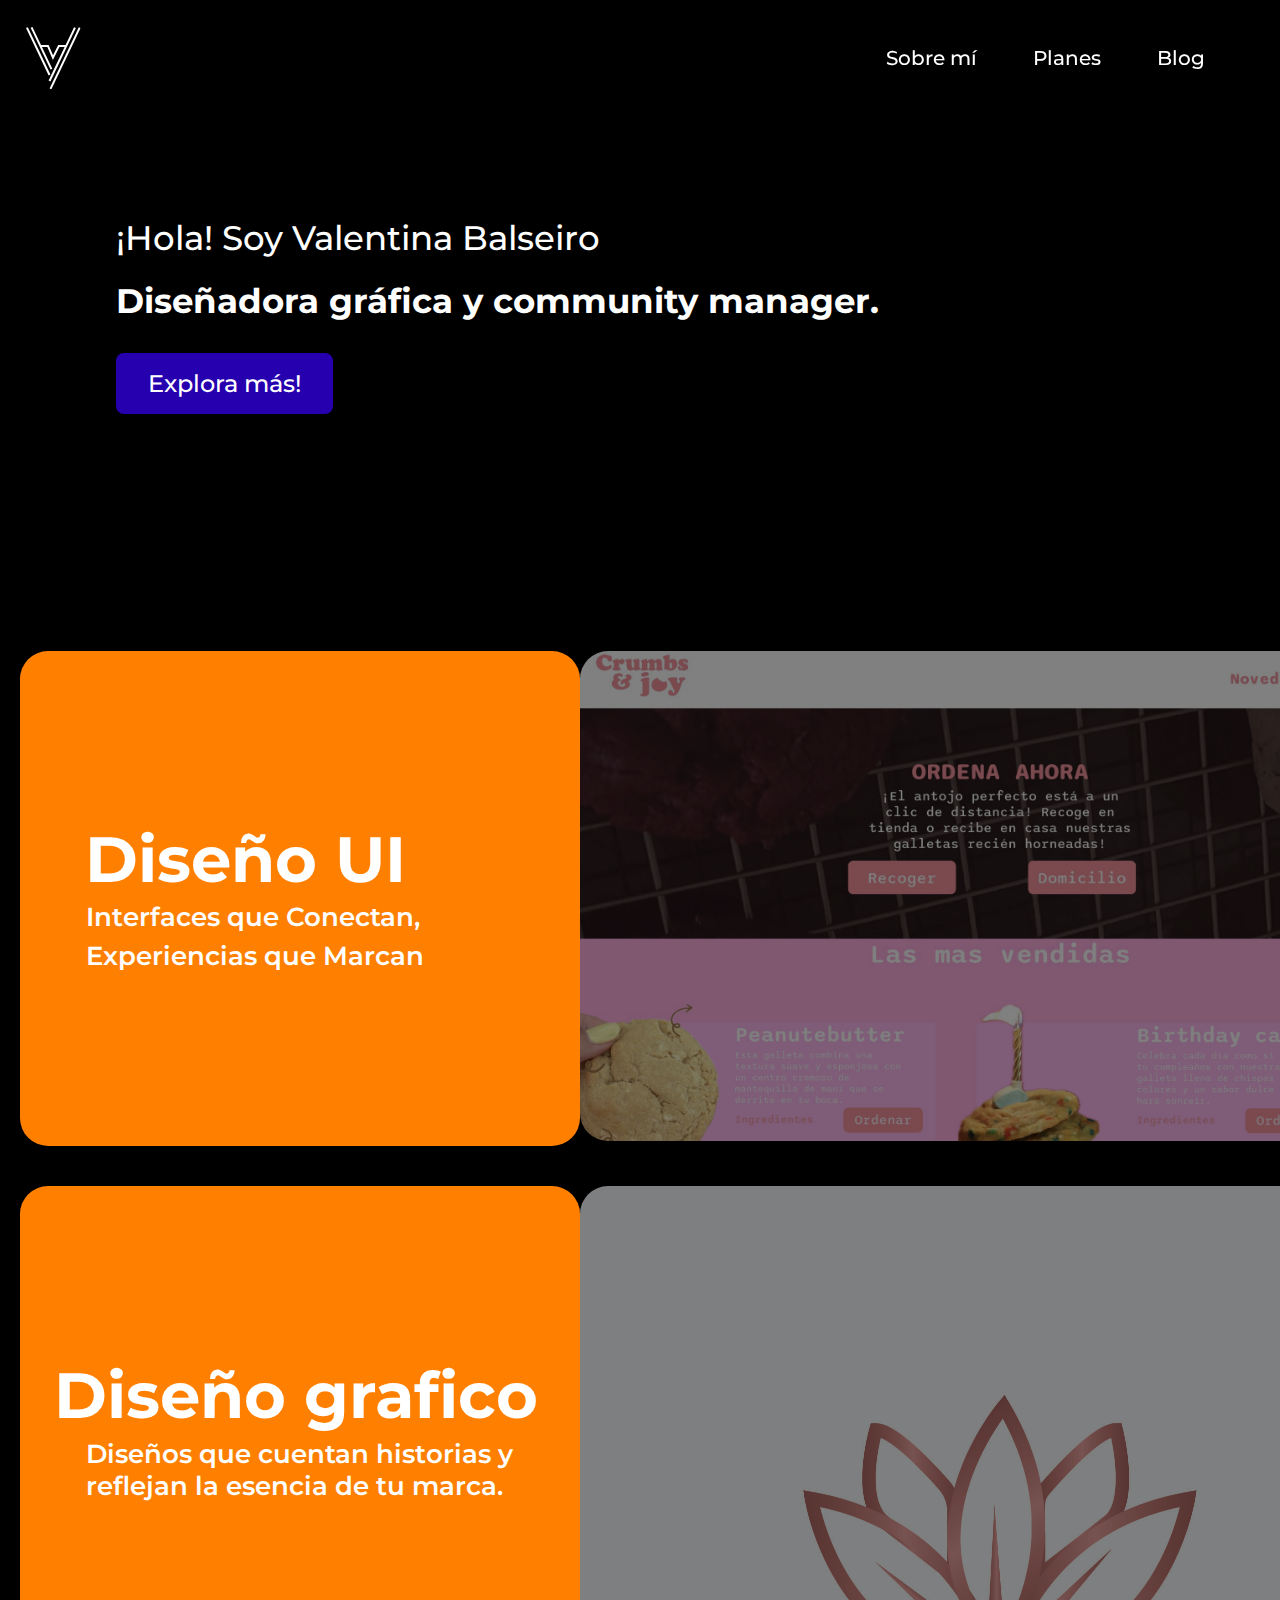
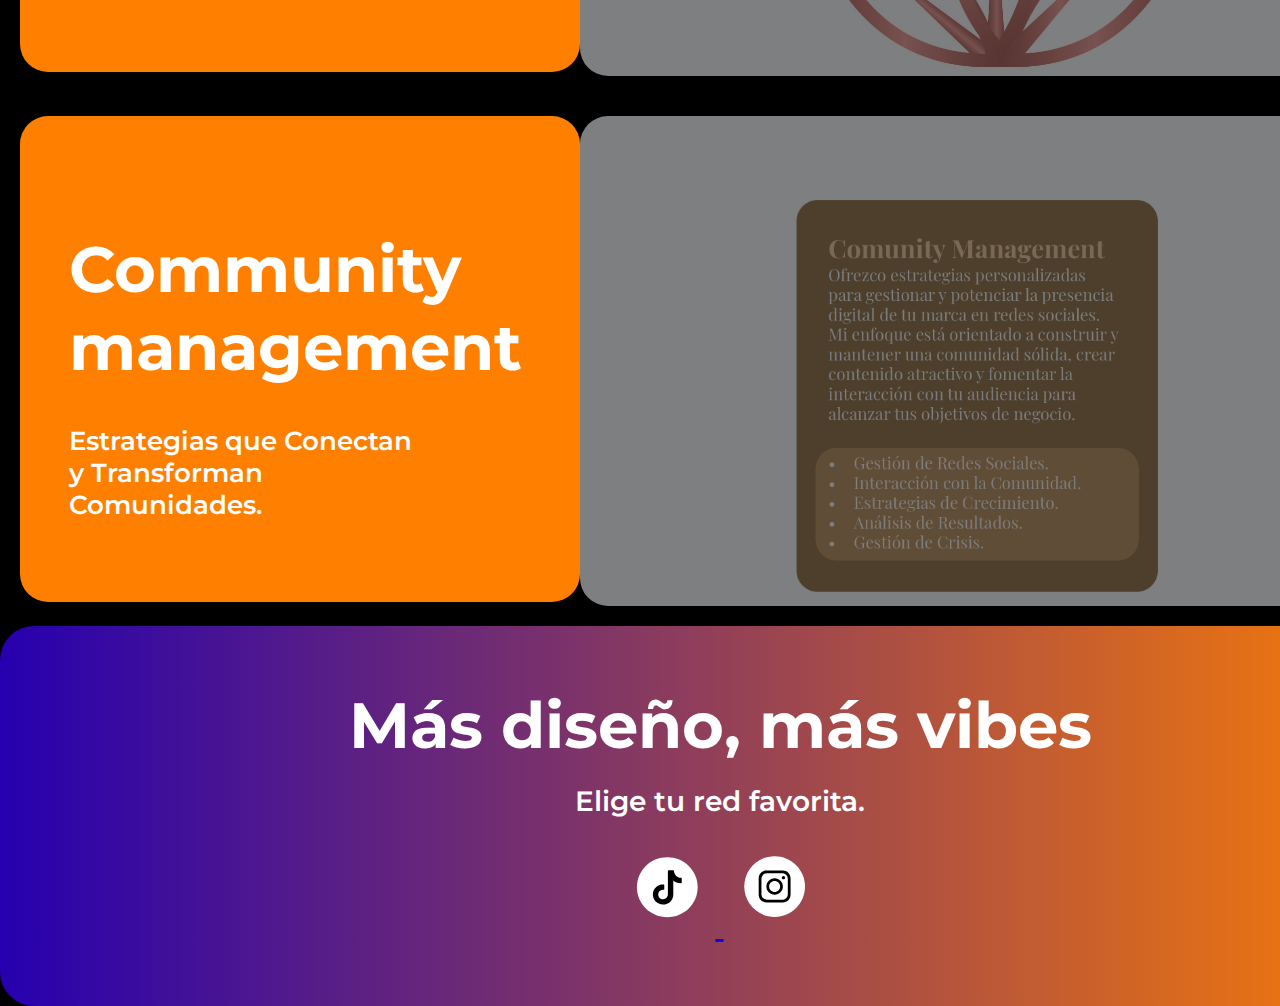
<file: index.html>
<!DOCTYPE html>
<html lang="es">
<head>
    <meta charset="UTF-8">
    <meta name="viewport" content="width=device-width, initial-scale=1.0">
    <title>My Portfolio</title>
    <link rel="stylesheet" href="css/style.css">
    <!-- Google Fonts -->
    <link rel="preconnect" href="https://fonts.googleapis.com">
    <link rel="preconnect" href="https://fonts.gstatic.com" crossorigin>
    <link href="https://fonts.googleapis.com/css2?family=Montserrat:ital,wght@0,100..900;1,100..900&display=swap" rel="stylesheet">
</head>
<body>
    <!-- Header -->
    <header class="header container">
        <div class="header__logo">
            <!-- SVG Header -->
            <a href="index.html">
                <svg xmlns="http://www.w3.org/2000/svg" width="55" height="63" viewBox="0 0 55 63" fill="none">
                    <g clip-path="url(#clip0_36_14)">
                        <path d="M5.5498 0.429932L25.4098 42.1799" stroke="white" stroke-width="2" stroke-miterlimit="10"/>
                        <path d="M0.899902 0.669922L23.5399 47.9799" stroke="white" stroke-width="2" stroke-miterlimit="10"/>
                        <path d="M48.96 0.609863L23.49 54.0399" stroke="white" stroke-width="2" stroke-miterlimit="10"/>
                        <path d="M53.72 0.619873L24.49 61.8199" stroke="white" stroke-width="2" stroke-miterlimit="10"/>
                        <path d="M14.3799 18.98H21.9599L26.9499 30.62L32.8099 18.98H40.2099" stroke="white" stroke-width="2" stroke-miterlimit="10"/>
                    </g>
                    <defs>
                        <clipPath id="clip0_36_14">
                            <rect width="54.62" height="62.26" fill="white"/>
                        </clipPath>
                    </defs>
                </svg>
            </a>
        </div>
        <!-- Nav -->
        <nav class="nav">
            <a class="nav__link" href="sobre-mi.html">Sobre mí</a>
            <a class="nav__link" href="planes.html">Planes</a>
            <a class="nav__link" href="blog.html">Blog</a>
        </nav>
    </header>
    <main class="main">
        <!-- Hero -->
        <section class="hero">
            <div class="hero__content container">
                <div class="hero__info">
                    <h2 class="hero__title">
                        ¡Hola! Soy Valentina Balseiro
                    </h2>
                    <p class="hero__paragraph">Diseñadora gráfica y community manager.</p>
                    <a class="button" href="sobre-mi.html">Explora más!</a>
                </div>
            </div>
        </section>
        <!-- Categorías -->
        <!-- ui-->
        <section class="category__content-container--ui">
            <div class="category__content-left--ui">
                <h5 class="title__ui">Diseño UI</h5>
                <h6 class="subtitle__ui">Interfaces que Conectan, Experiencias que Marcan</h6>
            </div>
            <figure class="gallery__content--ui">
                
                <div class="overlay">
                    <figure class="hero__figure">
                        <img class="hero__img" src="assets/c&j_homep.jpg" alt="Diseño UI ejemplo">
                    </figure>
                </div>
            </figure>
        </section>

        <!--grafico-->
        <section class="category__content-container--dg">
            <div class="category__content-left--ui">
                <h5 class="title__dg">Diseño grafico</h5>
                <h6 class="subtitle__dg">Diseños que cuentan historias y reflejan la esencia de tu marca.</h6>
            </div>
            <figure class="gallery__content--ui">
                
                <div class="overlay">
                    <figure class="hero__figure">
                        <img class="hero__img" src="assets/mba.jpg" alt="Diseño grafico ejemplo">
                    </figure>
                </div>
            </figure>
        </section>
        

        <!--community-->
        <section class="category__content-container--cm">
            <div class="category__content-left--cm">
                <h5 class="title__cm">Community management</h5>
                <h6 class="subtitle__cm">Estrategias que Conectan y Transforman Comunidades.</h6>
            </div>
            <figure class="gallery__content--ui">
                
                <div class="overlay">
                    <figure class="hero__figure">
                        <img class="hero__img" src="assets/cm-services.jpg" alt="cm ejemplo">
                    </figure>
                </div>
            </figure>
        </section>
    </main>
<!-- Footer -->
<footer class="footer">
    <div class="footer__content">  
        <h1 class="footer__title">
            Más diseño, más vibes 
        </h1>
        <h3 class="footer__subtitle">Elige tu red favorita.</h3>
        <div class="footer__social">
            <!--TikTok -->
            <a href="https://www.tiktok.com/@valegraphics" class="footer__social-tiktok" target="_blank">
                <svg class="footer__icons" xmlns="http://www.w3.org/2000/svg" width="75" height="75" viewBox="0 0 75 75" fill="none">
                    <path d="M61.2459 37.7658C61.2459 50.1864 51.0459 60.2504 38.4574 60.2504C25.8689 60.2504 15.6689 50.1864 15.6689 37.7658C15.6689 25.3452 25.8689 15.2812 38.4574 15.2812C51.0459 15.2812 61.2459 25.3452 61.2459 37.7658Z" fill="white"/>
                    <path d="M42.9746 43.5606V32.4208C42.9746 32.4208 44.2496 34.5155 48.8477 34.6408C49.0958 34.6465 49.2977 34.4472 49.2977 34.2081V31.0603C49.2977 30.8269 49.1073 30.6391 48.8708 30.6277C45.2996 30.4285 43.6035 27.7246 43.4419 25.2485C43.4246 25.0208 43.2227 24.8443 42.9919 24.8443H39.3515C39.1092 24.8443 38.9131 25.0378 38.9131 25.2769V42.9857C38.9131 44.9097 37.4246 46.5832 35.4746 46.6743C33.2477 46.7768 31.4362 44.8926 31.7131 42.6669C31.9092 41.0901 33.19 39.8037 34.7823 39.5874C35.0996 39.5418 35.4054 39.5418 35.7054 39.576C35.9708 39.6045 36.2015 39.4109 36.2015 39.1491V35.9898C36.2015 35.7678 36.0285 35.5743 35.8035 35.5572C35.3477 35.5288 34.8804 35.5401 34.4015 35.5914C30.8881 35.9841 28.0554 38.7848 27.6689 42.2514C27.1554 46.8223 30.7669 50.6931 35.2958 50.6931C39.5362 50.6931 42.9746 47.3005 42.9746 43.1166" fill="black"/>
                </svg>
            </a> 

            <!-- Instagram -->
            <a href="https://www.instagram.com/valentina_graphic/?igsh=MThuejczOW9uNWtxYw%3D%3D" 
            class="footer__social-instagram" target="_blank">
                <svg xmlns="http://www.w3.org/2000/svg" width="101" height="101" viewBox="0 0 101 101" fill="none">
                    <path d="M81.0075 50.5132C81.0075 67.2978 67.4075 80.8978 50.6229 80.8978C33.8383 80.8978 20.2383 67.2978 20.2383 50.5132C20.2383 33.7286 33.8383 20.1286 50.6229 20.1286C67.4075 20.1286 81.0075 33.7286 81.0075 50.5132Z" fill="white"/>
                    <path d="M58.8693 34.5748H42.3847C38.1385 34.5748 34.6924 38.0209 34.6924 42.2671V58.7517C34.6924 62.9978 38.1385 66.444 42.3847 66.444H58.8693C63.1155 66.444 66.5616 62.9978 66.5616 58.7517V42.2671C66.5616 38.0209 63.1155 34.5748 58.8693 34.5748ZM63.8155 58.2055C63.8155 61.2363 61.3539 63.6978 58.3231 63.6978H42.9385C39.9078 63.6978 37.4462 61.2363 37.4462 58.2055V42.8209C37.4462 39.7902 39.9078 37.3286 42.9385 37.3286H58.3231C61.3539 37.3286 63.8155 39.7902 63.8155 42.8209V58.2055Z" fill="black"/>
                    <path d="M50.6387 42.2671C46.0849 42.2671 42.3926 45.9594 42.3926 50.5132C42.3926 55.0671 46.0849 58.7594 50.6387 58.7594C55.1926 58.7594 58.8849 55.0671 58.8849 50.5132C58.8849 45.9594 55.1926 42.2671 50.6387 42.2671ZM50.6387 56.0056C47.608 56.0056 45.1464 53.5363 45.1464 50.5132C45.1464 47.4902 47.6157 45.0209 50.6387 45.0209C53.6618 45.0209 56.131 47.4902 56.131 50.5132C56.131 53.5363 53.6618 56.0056 50.6387 56.0056Z" fill="black"/>
                    <path d="M59.4313 43.3671C60.3405 43.3671 61.0775 42.6301 61.0775 41.7209C61.0775 40.8118 60.3405 40.0748 59.4313 40.0748C58.5222 40.0748 57.7852 40.8118 57.7852 41.7209C57.7852 42.6301 58.5222 43.3671 59.4313 43.3671Z" fill="black"/>
                </svg>
            </a> 
        </div> 
    </div>
</footer>
</body>
</html>
</file>
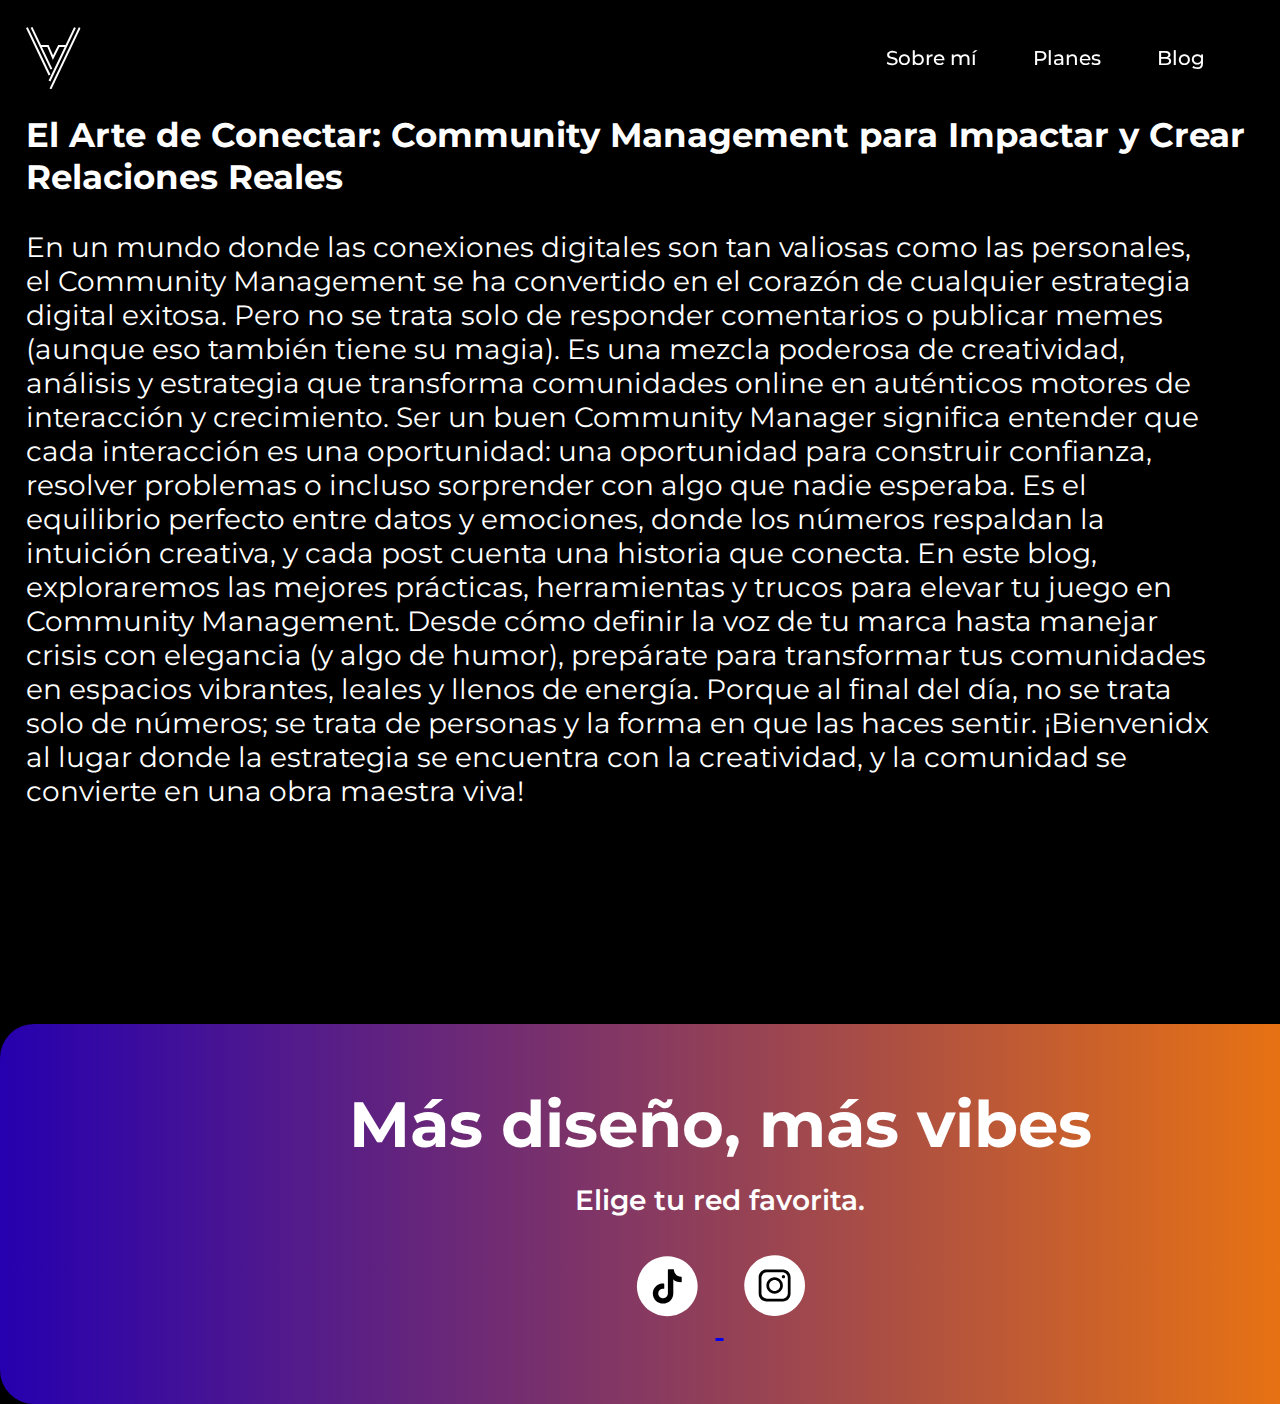
<file: blog.html>
<!DOCTYPE html>
<html lang="es">
<head>
    <meta charset="UTF-8">
    <meta name="viewport" content="width=device-width, initial-scale=1.0">
    <title>My portfolio</title>
    <link rel="stylesheet" href="css/style.css">
    <!-- google fonts -->
    <link rel="preconnect" href="https://fonts.googleapis.com">
    <link rel="preconnect" href="https://fonts.gstatic.com" crossorigin>
    <link href="https://fonts.googleapis.com/css2?family=Montserrat:ital,wght@0,100..900;1,100..900&display=swap" rel="stylesheet">
</head>
<body>
    <!-- Header -->
    <header class="header container">
        <div class="header__logo">
            <!-- SVG Header -->
            <a href="index.html">
                <svg xmlns="http://www.w3.org/2000/svg" width="55" height="63" viewBox="0 0 55 63" fill="none">
                    <g clip-path="url(#clip0_36_14)">
                        <path d="M5.5498 0.429932L25.4098 42.1799" stroke="white" stroke-width="2" stroke-miterlimit="10"/>
                        <path d="M0.899902 0.669922L23.5399 47.9799" stroke="white" stroke-width="2" stroke-miterlimit="10"/>
                        <path d="M48.96 0.609863L23.49 54.0399" stroke="white" stroke-width="2" stroke-miterlimit="10"/>
                        <path d="M53.72 0.619873L24.49 61.8199" stroke="white" stroke-width="2" stroke-miterlimit="10"/>
                        <path d="M14.3799 18.98H21.9599L26.9499 30.62L32.8099 18.98H40.2099" stroke="white" stroke-width="2" stroke-miterlimit="10"/>
                    </g>
                    <defs>
                        <clipPath id="clip0_36_14">
                            <rect width="54.62" height="62.26" fill="white"/>
                        </clipPath>
                    </defs>
                </svg>
            </a>
        </div>
        <!-- Nav -->
        <nav class="nav">
            <a class="nav__link" href="sobre-mi.html">Sobre mí</a>
            <a class="nav__link" href="planes.html">Planes</a>
            <a class="nav__link" href="blog.html">Blog</a>
        </nav>
    </header>
    <main class="main">
        <!-- hero -->
        <section class="hero__content-blog">
            <h2 class="hero__blog-title">
                El Arte de Conectar: Community Management para Impactar y Crear Relaciones Reales
            </h2>
            <p class="hero__blog-subtitle">
                En un mundo donde las conexiones digitales son tan valiosas como las personales, el Community Management se ha convertido en el corazón de cualquier estrategia digital exitosa. Pero no se trata solo de responder comentarios o publicar memes (aunque eso también tiene su magia). Es una mezcla poderosa de creatividad, análisis y estrategia que transforma comunidades online en auténticos motores de interacción y crecimiento.
                Ser un buen Community Manager significa entender que cada interacción es una oportunidad: una oportunidad para construir confianza, resolver problemas o incluso sorprender con algo que nadie esperaba. Es el equilibrio perfecto entre datos y emociones, donde los números respaldan la intuición creativa, y cada post cuenta una historia que conecta.
                En este blog, exploraremos las mejores prácticas, herramientas y trucos para elevar tu juego en Community Management. Desde cómo definir la voz de tu marca hasta manejar crisis con elegancia (y algo de humor), prepárate para transformar tus comunidades en espacios vibrantes, leales y llenos de energía. Porque al final del día, no se trata solo de números; se trata de personas y la forma en que las haces sentir.
                ¡Bienvenidx al lugar donde la estrategia se encuentra con la creatividad, y la comunidad se convierte en una obra maestra viva!
            </p>
        </section> 

    </main> 

    <!-- Footer -->
<footer class="footer">
    <div class="footer__content">  
        <h1 class="footer__title">
            Más diseño, más vibes 
        </h1>
        <h3 class="footer__subtitle">Elige tu red favorita.</h3>
        <div class="footer__social">
            <!--TikTok -->
            <a href="https://www.tiktok.com/@valegraphics" class="footer__social-tiktok" target="_blank">
                <svg class="footer__icons" xmlns="http://www.w3.org/2000/svg" width="75" height="75" viewBox="0 0 75 75" fill="none">
                    <path d="M61.2459 37.7658C61.2459 50.1864 51.0459 60.2504 38.4574 60.2504C25.8689 60.2504 15.6689 50.1864 15.6689 37.7658C15.6689 25.3452 25.8689 15.2812 38.4574 15.2812C51.0459 15.2812 61.2459 25.3452 61.2459 37.7658Z" fill="white"/>
                    <path d="M42.9746 43.5606V32.4208C42.9746 32.4208 44.2496 34.5155 48.8477 34.6408C49.0958 34.6465 49.2977 34.4472 49.2977 34.2081V31.0603C49.2977 30.8269 49.1073 30.6391 48.8708 30.6277C45.2996 30.4285 43.6035 27.7246 43.4419 25.2485C43.4246 25.0208 43.2227 24.8443 42.9919 24.8443H39.3515C39.1092 24.8443 38.9131 25.0378 38.9131 25.2769V42.9857C38.9131 44.9097 37.4246 46.5832 35.4746 46.6743C33.2477 46.7768 31.4362 44.8926 31.7131 42.6669C31.9092 41.0901 33.19 39.8037 34.7823 39.5874C35.0996 39.5418 35.4054 39.5418 35.7054 39.576C35.9708 39.6045 36.2015 39.4109 36.2015 39.1491V35.9898C36.2015 35.7678 36.0285 35.5743 35.8035 35.5572C35.3477 35.5288 34.8804 35.5401 34.4015 35.5914C30.8881 35.9841 28.0554 38.7848 27.6689 42.2514C27.1554 46.8223 30.7669 50.6931 35.2958 50.6931C39.5362 50.6931 42.9746 47.3005 42.9746 43.1166" fill="black"/>
                </svg>
            </a> 

            <!-- Instagram -->
            <a href="https://www.instagram.com/valentina_graphic/?igsh=MThuejczOW9uNWtxYw%3D%3D" 
            class="footer__social-instagram" target="_blank">
                <svg xmlns="http://www.w3.org/2000/svg" width="101" height="101" viewBox="0 0 101 101" fill="none">
                    <path d="M81.0075 50.5132C81.0075 67.2978 67.4075 80.8978 50.6229 80.8978C33.8383 80.8978 20.2383 67.2978 20.2383 50.5132C20.2383 33.7286 33.8383 20.1286 50.6229 20.1286C67.4075 20.1286 81.0075 33.7286 81.0075 50.5132Z" fill="white"/>
                    <path d="M58.8693 34.5748H42.3847C38.1385 34.5748 34.6924 38.0209 34.6924 42.2671V58.7517C34.6924 62.9978 38.1385 66.444 42.3847 66.444H58.8693C63.1155 66.444 66.5616 62.9978 66.5616 58.7517V42.2671C66.5616 38.0209 63.1155 34.5748 58.8693 34.5748ZM63.8155 58.2055C63.8155 61.2363 61.3539 63.6978 58.3231 63.6978H42.9385C39.9078 63.6978 37.4462 61.2363 37.4462 58.2055V42.8209C37.4462 39.7902 39.9078 37.3286 42.9385 37.3286H58.3231C61.3539 37.3286 63.8155 39.7902 63.8155 42.8209V58.2055Z" fill="black"/>
                    <path d="M50.6387 42.2671C46.0849 42.2671 42.3926 45.9594 42.3926 50.5132C42.3926 55.0671 46.0849 58.7594 50.6387 58.7594C55.1926 58.7594 58.8849 55.0671 58.8849 50.5132C58.8849 45.9594 55.1926 42.2671 50.6387 42.2671ZM50.6387 56.0056C47.608 56.0056 45.1464 53.5363 45.1464 50.5132C45.1464 47.4902 47.6157 45.0209 50.6387 45.0209C53.6618 45.0209 56.131 47.4902 56.131 50.5132C56.131 53.5363 53.6618 56.0056 50.6387 56.0056Z" fill="black"/>
                    <path d="M59.4313 43.3671C60.3405 43.3671 61.0775 42.6301 61.0775 41.7209C61.0775 40.8118 60.3405 40.0748 59.4313 40.0748C58.5222 40.0748 57.7852 40.8118 57.7852 41.7209C57.7852 42.6301 58.5222 43.3671 59.4313 43.3671Z" fill="black"/>
                </svg>
            </a> 
        </div> 
    </div>
</footer>

</body>
</html>
</file>
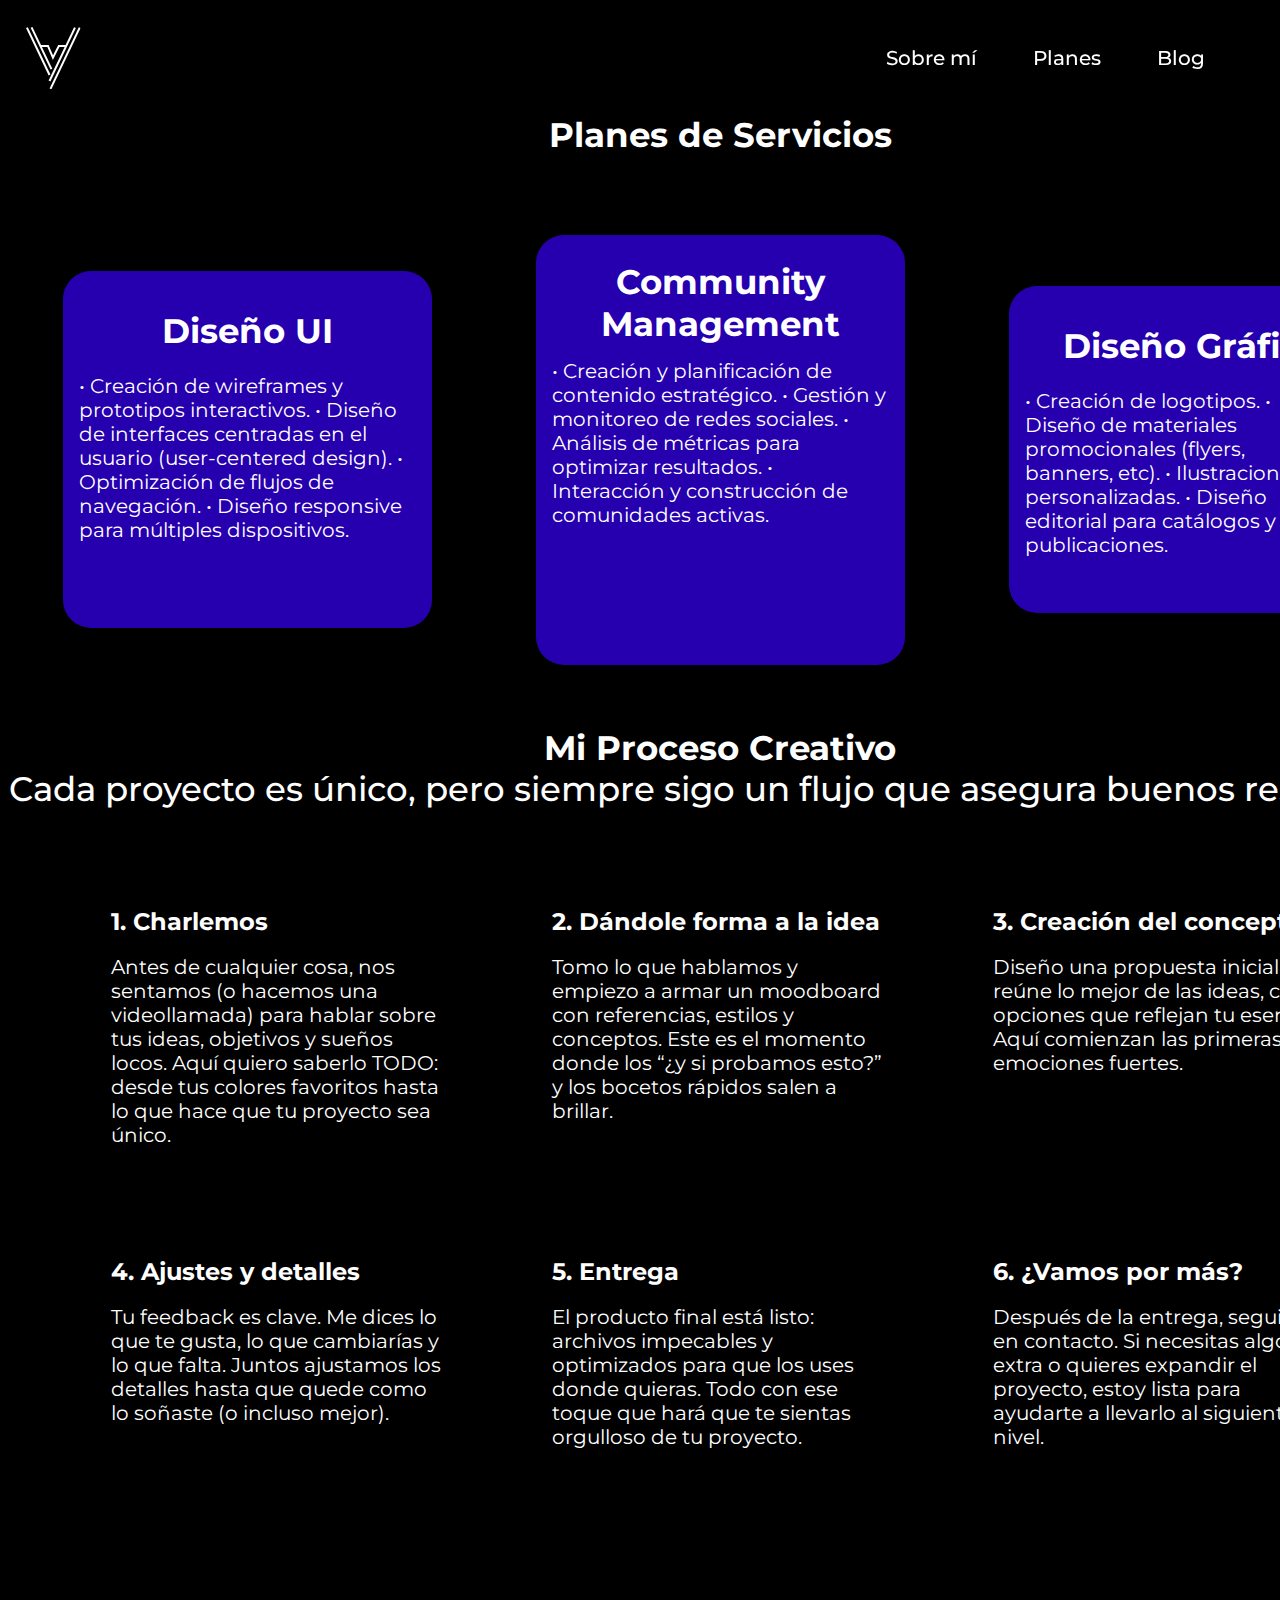
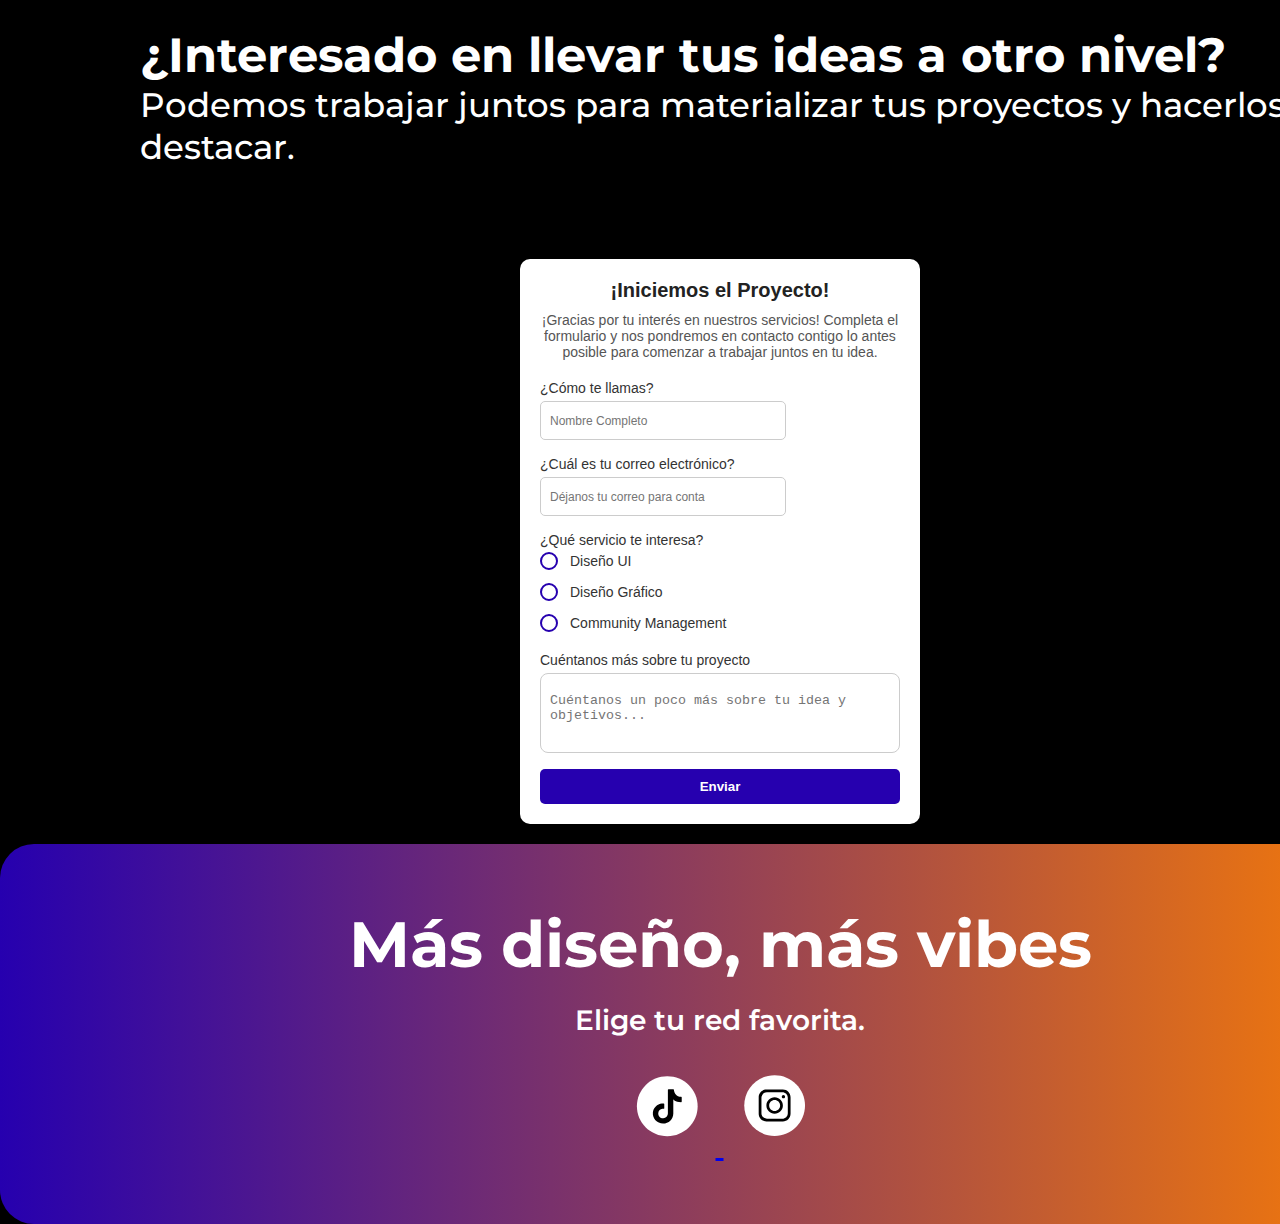
<file: planes.html>
<!DOCTYPE html>
<html lang="es">
<head>
    <meta charset="UTF-8">
    <meta name="viewport" content="width=device-width, initial-scale=1.0">
    <title>My portfolio</title>
    <link rel="stylesheet" href="css/style.css">
    <!--google fonts-->
    <link rel="preconnect" href="https://fonts.googleapis.com">
    <link rel="preconnect" href="https://fonts.gstatic.com" crossorigin>
    <link href="https://fonts.googleapis.com/css2?family=Montserrat:ital,wght@0,100..900;1,100..900&display=swap" rel="stylesheet">
</head>
<body>
    <!-- Header -->
    <header class="header container">
        <div class="header__logo">
            <!-- SVG Header -->
            <a href="index.html">
                <svg xmlns="http://www.w3.org/2000/svg" width="55" height="63" viewBox="0 0 55 63" fill="none">
                    <g clip-path="url(#clip0_36_14)">
                        <path d="M5.5498 0.429932L25.4098 42.1799" stroke="white" stroke-width="2" stroke-miterlimit="10"/>
                        <path d="M0.899902 0.669922L23.5399 47.9799" stroke="white" stroke-width="2" stroke-miterlimit="10"/>
                        <path d="M48.96 0.609863L23.49 54.0399" stroke="white" stroke-width="2" stroke-miterlimit="10"/>
                        <path d="M53.72 0.619873L24.49 61.8199" stroke="white" stroke-width="2" stroke-miterlimit="10"/>
                        <path d="M14.3799 18.98H21.9599L26.9499 30.62L32.8099 18.98H40.2099" stroke="white" stroke-width="2" stroke-miterlimit="10"/>
                    </g>
                    <defs>
                        <clipPath id="clip0_36_14">
                            <rect width="54.62" height="62.26" fill="white"/>
                        </clipPath>
                    </defs>
                </svg>
            </a>
        </div>
        <!-- Nav -->
        <nav class="nav">
            <a class="nav__link" href="sobre-mi.html">Sobre mí</a>
            <a class="nav__link" href="planes.html">Planes</a>
            <a class="nav__link" href="blog.html">Blog</a>
        </nav>
    </header>

    <main class="main">
        <!-- hero -->
        <section class="hero__content-planes">
            <h2 class="hero__planes-title">Planes de Servicios</h2>
            
            <section class="plans__section">
                <div class="plans__card-ui">
                    <div class="plans__card-text-ui">
                        <h5 class="plans__card-title-ui">Diseño UI</h5>
                        <h6 class="plans__card-description-ui">• Creación de wireframes y prototipos interactivos.
                        • Diseño de interfaces centradas en el usuario (user-centered design).
                        • Optimización de flujos de navegación.
                        • Diseño responsive para múltiples dispositivos.</h6>
                    </div>
                </div>

                <div class="plans__card-cm">
                    <div class="plans__card-text-cm">
                        <h5 class="plans__card-title-cm">Community Management</h5>
                        <h6 class="plans__card-description-cm">• Creación y planificación de contenido estratégico.
                        • Gestión y monitoreo de redes sociales.
                        • Análisis de métricas para optimizar resultados.
                        • Interacción y construcción de comunidades activas.</h6>
                    </div>
                </div>

                <div class="plans__card-dg">
                    <div class="plans__card-text-dg">
                        <h5 class="plans__card-title-dg">Diseño Gráfico</h5>
                        <h6 class="plans__card-description-dg">• Creación de logotipos.
                        • Diseño de materiales promocionales (flyers, banners, etc).
                        • Ilustraciones personalizadas.
                        • Diseño editorial para catálogos y publicaciones.</h6>
                    </div>
                </div>
            </section>
            
            <!-- Process -->
            <section class="services__process">
                <h2 class="services__process-title">Mi Proceso Creativo</h2>
                <h4 class="services__process-subtitle">Cada proyecto es único, pero siempre sigo un flujo que asegura buenos resultados.</h4>
                
                <section class="services__process-steps">
                    <div class="services__process-step--one">
                        <h5 class="steps__title">1. Charlemos</h5>
                        <h6 class="steps__description">Antes de cualquier cosa, nos sentamos (o hacemos una videollamada) para hablar sobre tus ideas, objetivos y sueños locos. Aquí quiero saberlo TODO: desde tus colores favoritos hasta lo que hace que tu proyecto sea único.</h6>
                    </div>

                    <div class="services__process-step--one">
                        <h5 class="steps__title">2. Dándole forma a la idea</h5>
                        <h6 class="steps__description">Tomo lo que hablamos y empiezo a armar un moodboard con referencias, estilos y conceptos. Este es el momento donde los “¿y si probamos esto?” y los bocetos rápidos salen a brillar.</h6>
                    </div>

                    <div class="services__process-step--one">
                        <h5 class="steps__title">3. Creación del concepto</h5>
                        <h6 class="steps__description">Diseño una propuesta inicial que reúne lo mejor de las ideas, con opciones que reflejan tu esencia. Aquí comienzan las primeras emociones fuertes.</h6>
                    </div>

                    <div class="services__process-step--one">
                        <h5 class="steps__title">4. Ajustes y detalles</h5>
                        <h6 class="steps__description">Tu feedback es clave. Me dices lo que te gusta, lo que cambiarías y lo que falta. Juntos ajustamos los detalles hasta que quede como lo soñaste (o incluso mejor).</h6>
                    </div>

                    <div class="services__process-step--one">
                        <h5 class="steps__title">5. Entrega</h5>
                        <h6 class="steps__description">El producto final está listo: archivos impecables y optimizados para que los uses donde quieras. Todo con ese toque que hará que te sientas orgulloso de tu proyecto.</h6>
                    </div>

                    <div class="services__process-step--one">
                        <h5 class="steps__title">6. ¿Vamos por más?</h5>
                        <h6 class="steps__description">Después de la entrega, seguimos en contacto. Si necesitas algo extra o quieres expandir el proyecto, estoy lista para ayudarte a llevarlo al siguiente nivel.</h6>
                    </div>
                </section>
            </section>

            <div class="plans__additional-text">
                <h2 class="plans__additional-title">¿Interesado en llevar tus ideas a otro nivel?</h2>
                <p class="plans__additional-subtitle">Podemos trabajar juntos para materializar tus proyectos y hacerlos destacar.</p>
            </div>
        </section>

    </main>
   <!--FORM-->
   <section>
    <div id="form" class="form__container">
        <div class="form__text">
        <h1 class="form__title">¡Iniciemos el Proyecto!</h1>
        <p class="form__description">
            ¡Gracias por tu interés en nuestros servicios! Completa el formulario y nos pondremos en contacto contigo lo antes posible para comenzar a trabajar juntos en tu idea.
        </p>
        </div>

        <form class="form__fields">
        <div class="form__field name__field">
            <label class="name__field-label" for="name">¿Cómo te llamas?</label>
            <input class="name__field-input" type="text" id="name" name="name" placeholder="Nombre Completo" required>
        </div>

        <div class="form__field email__field">
            <label class="email__field-label" for="email">¿Cuál es tu correo electrónico?</label>
            <input class="email__field-input" type="email" id="email" name="email" placeholder="Déjanos tu correo para contactarte." required>
        </div>

        <div class="form__field service__field">
            <label class="service__field-label">¿Qué servicio te interesa?</label>
            <div class="service__options">
            <label class="service__option">
                <input class="service__option-input" type="radio" name="service" value="Diseño UI" required>
                <span class="service__option-circle"></span>
                Diseño UI
            </label>
            <label class="service__option">
                <input class="service__option-input" type="radio" name="service" value="Diseño Gráfico">
                <span class="service__option-circle"></span>
                Diseño Gráfico
            </label>
            <label class="service__option">
                <input class="service__option-input" type="radio" name="service" value="Community Management">
                <span class="service__option-circle"></span>
                Community Management
            </label>
            </div>
        </div>

        <div class="form__field project__field">
            <label class="project__field-label" for="project">Cuéntanos más sobre tu proyecto</label>
            <textarea class="project__field-input" id="project" name="project" placeholder="Cuéntanos un poco más sobre tu idea y objetivos..."></textarea>
        </div>

        <button class="form__submit" type="submit">Enviar</button>
        </form>
    </div>
</section>
</div>

<!-- Footer -->
<footer class="footer">
    <div class="footer__content">  
        <h1 class="footer__title">
            Más diseño, más vibes 
        </h1>
        <h3 class="footer__subtitle">Elige tu red favorita.</h3>
        <div class="footer__social">
            <!--TikTok -->
            <a href="https://www.tiktok.com/@valegraphics" class="footer__social-tiktok" target="_blank">
                <svg class="footer__icons" xmlns="http://www.w3.org/2000/svg" width="75" height="75" viewBox="0 0 75 75" fill="none">
                    <path d="M61.2459 37.7658C61.2459 50.1864 51.0459 60.2504 38.4574 60.2504C25.8689 60.2504 15.6689 50.1864 15.6689 37.7658C15.6689 25.3452 25.8689 15.2812 38.4574 15.2812C51.0459 15.2812 61.2459 25.3452 61.2459 37.7658Z" fill="white"/>
                    <path d="M42.9746 43.5606V32.4208C42.9746 32.4208 44.2496 34.5155 48.8477 34.6408C49.0958 34.6465 49.2977 34.4472 49.2977 34.2081V31.0603C49.2977 30.8269 49.1073 30.6391 48.8708 30.6277C45.2996 30.4285 43.6035 27.7246 43.4419 25.2485C43.4246 25.0208 43.2227 24.8443 42.9919 24.8443H39.3515C39.1092 24.8443 38.9131 25.0378 38.9131 25.2769V42.9857C38.9131 44.9097 37.4246 46.5832 35.4746 46.6743C33.2477 46.7768 31.4362 44.8926 31.7131 42.6669C31.9092 41.0901 33.19 39.8037 34.7823 39.5874C35.0996 39.5418 35.4054 39.5418 35.7054 39.576C35.9708 39.6045 36.2015 39.4109 36.2015 39.1491V35.9898C36.2015 35.7678 36.0285 35.5743 35.8035 35.5572C35.3477 35.5288 34.8804 35.5401 34.4015 35.5914C30.8881 35.9841 28.0554 38.7848 27.6689 42.2514C27.1554 46.8223 30.7669 50.6931 35.2958 50.6931C39.5362 50.6931 42.9746 47.3005 42.9746 43.1166" fill="black"/>
                </svg>
            </a> 

            <!-- Instagram -->
            <a href="https://www.instagram.com/valentina_graphic/?igsh=MThuejczOW9uNWtxYw%3D%3D" 
            class="footer__social-instagram" target="_blank">
                <svg xmlns="http://www.w3.org/2000/svg" width="101" height="101" viewBox="0 0 101 101" fill="none">
                    <path d="M81.0075 50.5132C81.0075 67.2978 67.4075 80.8978 50.6229 80.8978C33.8383 80.8978 20.2383 67.2978 20.2383 50.5132C20.2383 33.7286 33.8383 20.1286 50.6229 20.1286C67.4075 20.1286 81.0075 33.7286 81.0075 50.5132Z" fill="white"/>
                    <path d="M58.8693 34.5748H42.3847C38.1385 34.5748 34.6924 38.0209 34.6924 42.2671V58.7517C34.6924 62.9978 38.1385 66.444 42.3847 66.444H58.8693C63.1155 66.444 66.5616 62.9978 66.5616 58.7517V42.2671C66.5616 38.0209 63.1155 34.5748 58.8693 34.5748ZM63.8155 58.2055C63.8155 61.2363 61.3539 63.6978 58.3231 63.6978H42.9385C39.9078 63.6978 37.4462 61.2363 37.4462 58.2055V42.8209C37.4462 39.7902 39.9078 37.3286 42.9385 37.3286H58.3231C61.3539 37.3286 63.8155 39.7902 63.8155 42.8209V58.2055Z" fill="black"/>
                    <path d="M50.6387 42.2671C46.0849 42.2671 42.3926 45.9594 42.3926 50.5132C42.3926 55.0671 46.0849 58.7594 50.6387 58.7594C55.1926 58.7594 58.8849 55.0671 58.8849 50.5132C58.8849 45.9594 55.1926 42.2671 50.6387 42.2671ZM50.6387 56.0056C47.608 56.0056 45.1464 53.5363 45.1464 50.5132C45.1464 47.4902 47.6157 45.0209 50.6387 45.0209C53.6618 45.0209 56.131 47.4902 56.131 50.5132C56.131 53.5363 53.6618 56.0056 50.6387 56.0056Z" fill="black"/>
                    <path d="M59.4313 43.3671C60.3405 43.3671 61.0775 42.6301 61.0775 41.7209C61.0775 40.8118 60.3405 40.0748 59.4313 40.0748C58.5222 40.0748 57.7852 40.8118 57.7852 41.7209C57.7852 42.6301 58.5222 43.3671 59.4313 43.3671Z" fill="black"/>
                </svg>
            </a> 
        </div> 
    </div>
</footer>
</body>
</html>
</file>
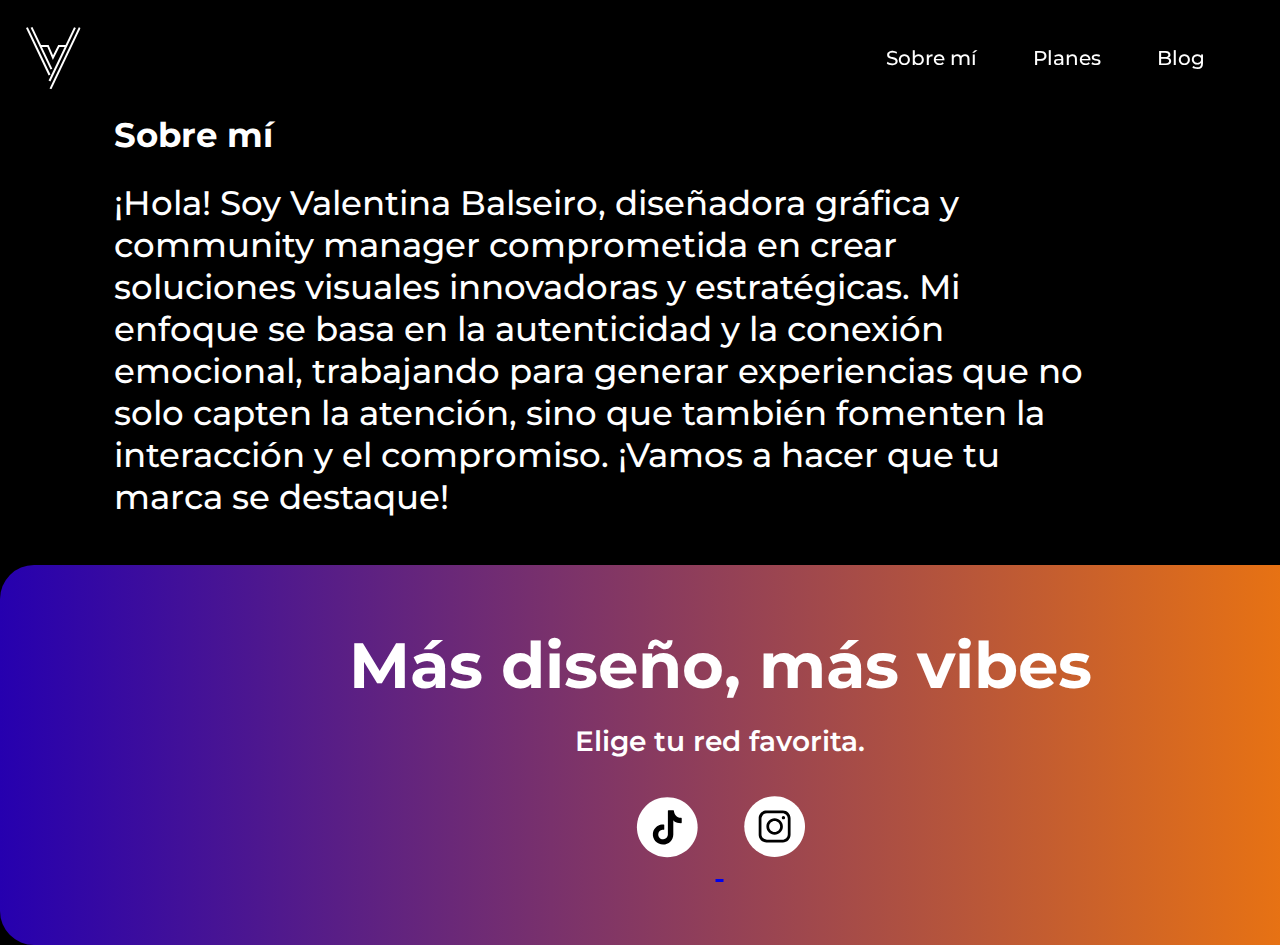
<file: sobre-mi.html>
<!DOCTYPE html>
<html lang="es">
<head>
    <meta charset="UTF-8">
    <meta name="viewport" content="width=device-width, initial-scale=1.0">
    <title>My portfolio</title>
    <link rel="stylesheet" href="css/style.css">
    <!--google fonts-->
    <link rel="preconnect" href="https://fonts.googleapis.com">
    <link rel="preconnect" href="https://fonts.gstatic.com" crossorigin>
    <link href="https://fonts.googleapis.com/css2?family=Montserrat:ital,wght@0,100..900;1,100..900&display=swap" rel="stylesheet">
</head>
<body>
    <!-- Header -->
    <header class="header container">
        <div class="header__logo">
            <!-- SVG Header -->
            <a href="index.html">
                <svg xmlns="http://www.w3.org/2000/svg" width="55" height="63" viewBox="0 0 55 63" fill="none">
                    <g clip-path="url(#clip0_36_14)">
                        <path d="M5.5498 0.429932L25.4098 42.1799" stroke="white" stroke-width="2" stroke-miterlimit="10"/>
                        <path d="M0.899902 0.669922L23.5399 47.9799" stroke="white" stroke-width="2" stroke-miterlimit="10"/>
                        <path d="M48.96 0.609863L23.49 54.0399" stroke="white" stroke-width="2" stroke-miterlimit="10"/>
                        <path d="M53.72 0.619873L24.49 61.8199" stroke="white" stroke-width="2" stroke-miterlimit="10"/>
                        <path d="M14.3799 18.98H21.9599L26.9499 30.62L32.8099 18.98H40.2099" stroke="white" stroke-width="2" stroke-miterlimit="10"/>
                    </g>
                    <defs>
                        <clipPath id="clip0_36_14">
                            <rect width="54.62" height="62.26" fill="white"/>
                        </clipPath>
                    </defs>
                </svg>
            </a>
        </div>
        <!-- Nav -->
        <nav class="nav">
            <a class="nav__link" href="sobre-mi.html">Sobre mí</a>
            <a class="nav__link" href="planes.html">Planes</a>
            <a class="nav__link" href="blog.html">Blog</a>
        </nav>
    </header>

    <main class="main">
        <!-- Hero -->
        <section class="hero__content-sobre">
            <h2 class="hero__sobre-title">
                Sobre mí
            </h2>
            <p class="hero__sobre-subtitle">¡Hola! Soy Valentina Balseiro, diseñadora gráfica y community manager comprometida en crear soluciones visuales innovadoras y estratégicas. Mi enfoque se basa en la autenticidad y la conexión emocional, trabajando para generar experiencias que no solo capten la atención, sino que también fomenten la interacción y el compromiso. ¡Vamos a hacer que tu marca se destaque!
            </p>
        </section> 

    </main> 

<!-- Footer -->
<footer class="footer">
    <div class="footer__content">  
        <h1 class="footer__title">
            Más diseño, más vibes 
        </h1>
        <h3 class="footer__subtitle">Elige tu red favorita.</h3>
        <div class="footer__social">
            <!--TikTok -->
            <a href="https://www.tiktok.com/@valegraphics" class="footer__social-tiktok" target="_blank">
                <svg class="footer__icons" xmlns="http://www.w3.org/2000/svg" width="75" height="75" viewBox="0 0 75 75" fill="none">
                    <path d="M61.2459 37.7658C61.2459 50.1864 51.0459 60.2504 38.4574 60.2504C25.8689 60.2504 15.6689 50.1864 15.6689 37.7658C15.6689 25.3452 25.8689 15.2812 38.4574 15.2812C51.0459 15.2812 61.2459 25.3452 61.2459 37.7658Z" fill="white"/>
                    <path d="M42.9746 43.5606V32.4208C42.9746 32.4208 44.2496 34.5155 48.8477 34.6408C49.0958 34.6465 49.2977 34.4472 49.2977 34.2081V31.0603C49.2977 30.8269 49.1073 30.6391 48.8708 30.6277C45.2996 30.4285 43.6035 27.7246 43.4419 25.2485C43.4246 25.0208 43.2227 24.8443 42.9919 24.8443H39.3515C39.1092 24.8443 38.9131 25.0378 38.9131 25.2769V42.9857C38.9131 44.9097 37.4246 46.5832 35.4746 46.6743C33.2477 46.7768 31.4362 44.8926 31.7131 42.6669C31.9092 41.0901 33.19 39.8037 34.7823 39.5874C35.0996 39.5418 35.4054 39.5418 35.7054 39.576C35.9708 39.6045 36.2015 39.4109 36.2015 39.1491V35.9898C36.2015 35.7678 36.0285 35.5743 35.8035 35.5572C35.3477 35.5288 34.8804 35.5401 34.4015 35.5914C30.8881 35.9841 28.0554 38.7848 27.6689 42.2514C27.1554 46.8223 30.7669 50.6931 35.2958 50.6931C39.5362 50.6931 42.9746 47.3005 42.9746 43.1166" fill="black"/>
                </svg>
            </a> 

            <!-- Instagram -->
            <a href="https://www.instagram.com/valentina_graphic/?igsh=MThuejczOW9uNWtxYw%3D%3D" 
            class="footer__social-instagram" target="_blank">
                <svg xmlns="http://www.w3.org/2000/svg" width="101" height="101" viewBox="0 0 101 101" fill="none">
                    <path d="M81.0075 50.5132C81.0075 67.2978 67.4075 80.8978 50.6229 80.8978C33.8383 80.8978 20.2383 67.2978 20.2383 50.5132C20.2383 33.7286 33.8383 20.1286 50.6229 20.1286C67.4075 20.1286 81.0075 33.7286 81.0075 50.5132Z" fill="white"/>
                    <path d="M58.8693 34.5748H42.3847C38.1385 34.5748 34.6924 38.0209 34.6924 42.2671V58.7517C34.6924 62.9978 38.1385 66.444 42.3847 66.444H58.8693C63.1155 66.444 66.5616 62.9978 66.5616 58.7517V42.2671C66.5616 38.0209 63.1155 34.5748 58.8693 34.5748ZM63.8155 58.2055C63.8155 61.2363 61.3539 63.6978 58.3231 63.6978H42.9385C39.9078 63.6978 37.4462 61.2363 37.4462 58.2055V42.8209C37.4462 39.7902 39.9078 37.3286 42.9385 37.3286H58.3231C61.3539 37.3286 63.8155 39.7902 63.8155 42.8209V58.2055Z" fill="black"/>
                    <path d="M50.6387 42.2671C46.0849 42.2671 42.3926 45.9594 42.3926 50.5132C42.3926 55.0671 46.0849 58.7594 50.6387 58.7594C55.1926 58.7594 58.8849 55.0671 58.8849 50.5132C58.8849 45.9594 55.1926 42.2671 50.6387 42.2671ZM50.6387 56.0056C47.608 56.0056 45.1464 53.5363 45.1464 50.5132C45.1464 47.4902 47.6157 45.0209 50.6387 45.0209C53.6618 45.0209 56.131 47.4902 56.131 50.5132C56.131 53.5363 53.6618 56.0056 50.6387 56.0056Z" fill="black"/>
                    <path d="M59.4313 43.3671C60.3405 43.3671 61.0775 42.6301 61.0775 41.7209C61.0775 40.8118 60.3405 40.0748 59.4313 40.0748C58.5222 40.0748 57.7852 40.8118 57.7852 41.7209C57.7852 42.6301 58.5222 43.3671 59.4313 43.3671Z" fill="black"/>
                </svg>
            </a> 
        </div> 
    </div>
</footer>
</body>
</html>
</file>
<file: css/style.css>
*{
    box-sizing: border-box;
    margin: 0px;
    padding: 0px;
}

:root{
    /*colors*/
    --Primary-color--white: #FFFFFF;
    --Primary-color--black: #000000;
    --Primary-color--orange: #ff8000;
    --Primary-color--blue: #2600af;
    --color--white-dark-600: #cccccc;
    

    /*Spacing*/
--spacing-0: 0px;
    --spacing-1: 16px;
    --spacing-2: 26px;
    --spacing-3: 34px;
    --spacing-4: 62px;
    --spacing-5: 92px;
    --spacing-6: 104px;
    --spacing-7: 114px;
    --spacing-8: 121px;

    /* Corner Radius*/
    --radius-none: 0px;
    --radius-sm: 8px;
    --radius-mm: 28px;
}
/*Pagina INICIO*/
body {
    font-family: "Montserrat", sans-serif;
    max-width: 1440px;
    margin: 0;
    padding: 0;
    width: fit-content;
    background: var(--Primary-color--black);
    color: #ffffff;
    font-size: 30px;
}

/* Header*/
.header {
    display: flex;
    padding: var(--spacing-1, 16px) var(--spacing-2, 26px);
    justify-content: space-between; 
    align-items: center;
    align-self: stretch;
    position: fixed; 
    top: 0; 
    left: 0; 
    width: 100%; 
    background-color: black; 
    z-index: 1000; 
    box-shadow: 0 2px 5px rgba(0, 0, 0, 0.2); 
}

.header__logo {
    width: 52.82px;
    height: 61.39px;
}

.header__svg {
    display: flex;
    align-items: center;
    gap: var(--spacing-3, 34px); 
}


.nav {
    display: flex; 
    justify-content: flex-end; 
    align-items: center; 
    padding: 22px 31px; 
    gap: 20px; 
}

.nav__link {
    display: flex;
    padding: 8px 18px;
    border-radius: var(--radius-none);

    /* Texto */
    color: var(--Primary-color--white);
    font-size: 20px;
    font-weight: 500;
    text-decoration: none;
    transition: color 0.3s;
}

.nav__link:hover {
    color: var(--color--white-dark-600); 
}

.nav__link:active {
    color: var(--color--white-dark-600);
}


/*Pagina INICIO*/

.hero {
    display: flex;
padding: 127px var(--spacing-2, 26px);
flex-direction: column;
align-items: flex-start;
gap: var(--spacing-2, 26px);
align-self: stretch;
}

.hero__content {
    display: flex;
    padding: 90px;
    gap: 90px;
}


.hero__info {
    display: flex;
    flex-direction: column;
    gap: 32px;
}

.hero__title {
    height: 31px;
align-self: stretch;

color: var(--Primary-color--white);


font-family: "Montserrat", sans-serif;
font-size: 34px;
font-style: normal;
font-weight: 500;
line-height: normal;

}

.hero__paragraph {
    height: 41px;
align-self: stretch;

color: var(--Primary-color--white);


font-family: "Montserrat", sans-serif;
font-size: 34px;
font-style: normal;
font-weight: 700;
line-height: normal;


}

/*buttons */
.button{
    /*contenedor*/
    border-radius: 8px;
    background: var(--Primary-color--blue);

    padding: 16px 32px;
    width: fit-content;

    /*texto*/
    color: var(--Primary-color--white);
    font-size: 24px;
    font-weight: 500;
    text-decoration: none;
}

.section {
    display: flex;
    width: 100%;
    height: 100vh;
}

/*section UI*/
.category__content-container--ui {
    display: flex;
    width: 100%;
    justify-content: space-between;
    align-items: flex-start;
    padding: 20px;
}

/* Left Content */
.category__content-left--ui {
    display: flex;
    width: 40%;
    padding: 170px 66px;
    flex-direction: column;
    justify-content: center;
    align-items: center;
    border-radius: 28px;
    background: var(--Primary-color--orange);
}

.title__ui, .subtitle__ui {
    color: var(--Primary-color--white);
    font-family: "Montserrat", sans-serif;
}

.title__ui {
    width: 430px;
    font-size: 64px;
    font-weight: 700;
    line-height: 1.2;
}

.subtitle__ui {
    font-size: 26px;
    font-weight: 600;
    line-height: 1.5;
}

/* Gallery Content */
.gallery__content--ui {
    position: relative;
    width: 60%;
    height: 490px;
    border-radius: 28px;
    overflow: hidden;
}

.hero__figure {
    width: 100%;
    height: 100%;
    position: relative;
}

.hero__img {
    width: 100%;
    height: 100%;
    object-fit: cover;
    cursor: pointer;
    filter: brightness(0.5);
    transition: filter 0.3s ease;
}

.hero__img:hover {
    filter: brightness(0.8);
}


.card__image {
    width: 786px;
    height: 501px;
    border-radius: 28px;
    object-fit: cover;
}


/*section DG*/
.category__content-container--dg{
    display: flex;
    width: 100%;
    justify-content: space-between;
    align-items: flex-start;
    padding: 20px;
}

.category__content-left--dg{
    display: flex;
    width: 587px;
    padding: 170px 49px;
    flex-direction: column;
    align-items: flex-start;
    gap: 10px;

    border-radius: var(--Radius--md, 28px);
    background: var(--Primary-color--orange);
}

.title__dg{
    width: 493px;
    height: 82px;

    color: var(--Primary-color--white);
    font-family: "Montserrat", sans-serif;
    font-size: 64px;
    font-style: normal;
    font-weight: 700;
    line-height: normal;

}

.subtitle__dg{
    align-self: stretch;

    color: var(--Primary-color--white);

/* Body-2 */
font-family: "Montserrat", sans-serif;
font-size: 26px;
font-style: normal;
font-weight: 600;
line-height: normal;

}
/*right (texts)*/
.gallery__content--dg{
    display: flex;
height: 486px;
padding: 181px 62px;
justify-content: center;
align-items: center;
gap: 10px;

border-radius: var(--Radius--md, 28px);
background: linear-gradient(0deg, rgba(38, 0, 175, 0.64) 0%, rgba(38, 0, 175, 0.64) 100%), url(<path-to-image>) lightgray 1.472px 0px / 100.014% 100% no-repeat;
}

.gallery__content-description{
    width: 716px;

    color: var(--Primary-color--white);

/* Body-2 */
font-family: "Montserrat", sans-serif;
font-size: 26px;
font-style: normal;
font-weight: 600;
line-height: normal;
}

/*section CM*/
.category__content-container--cm---sticky{
    position: sticky;
    display: flex;
    width: 100%;
    justify-content: space-between;
    align-items: flex-start;
    padding: 20px;
    top: 0;
    margin-top: 0;
    z-index: 3;
}

.category__content-container--cm{
    display: flex;
    width: 100%;
    justify-content: space-between;
    align-items: flex-start;
    padding: 20px;
}


.category__content-left--cm{
    display: flex;
width: 560px;
height: 486px;
padding: var(--spacing-7, 114px) 49px;
flex-direction: column;
align-items: flex-start;
gap: 10px;

    border-radius: var(--Radius--md, 28px);
    background: var(--Primary-color--orange);
}

.title__cm{
    width: 493px;
height: 185px;
flex-shrink: 0;

color: var(--Colors-White-White-neutral-500, #FFF);
font-family: "Montserrat", sans-serif;
font-size: 64px;
font-style: normal;
font-weight: 700;
line-height: normal;

}

.subtitle__cm{
    width: 357px;

    color: var(--Primary-color--white);

/* Body-2 */
font-family: "Montserrat", sans-serif;
font-size: 26px;
font-style: normal;
font-weight: 600;
line-height: normal;

}
/*right (texts)*/
.gallery__content--cm{
    display: flex;
padding: 181px 62px;
justify-content: center;
align-items: center;
gap: 10px;

border-radius: var(--Radius--md, 28px);
background: linear-gradient(0deg, rgba(38, 0, 175, 0.64) 0%, rgba(38, 0, 175, 0.64) 100%), url(<path-to-image>) lightgray 1.472px 0px / 100.014% 100% no-repeat;
}

.gallery__content-description{
    width: 716px;
    color: #FFF;
    font-family: "Montserrat", sans-serif;
font-size: 26px;
font-style: normal;
font-weight: 300;
line-height: normal;
}

/*FOOTER*/
.footer{
    display: flex;
width: 1440px;
height: 380px;
padding: var(--spacing-3, 34px) var(--spacing-13, 251px);
flex-direction: column;
justify-content: center;
align-items: center;
gap: 26px;

border-radius: var(--spacing-3, 34px);
background: linear-gradient(90deg, #2600AF 0%, #FF8000 100%);
}
.footer__content{
    display: flex;
flex-direction: column;
justify-content: center;
align-items: center;
gap: 20px;
align-self: stretch;

}

.footer__icons{
    display: inline-flex;
    justify-content: center;
    align-items: center;
    width: 100px;
    height: 100px;
    background-color:transparent;
    font-size: 2rem;
    border-radius: 50%;
    margin: 0;
}


.footer__title{
    color: #FFF;
    text-align: center;

/* Heading-1 */
    font-family: "Montserrat", sans-serif;
    font-size: 64px;
    font-style: normal;
    font-weight: 700;
    line-height: normal;
}

.footer__subtitle{
    height: 32px;
    align-self: stretch;

    color: #FFF;
    text-align: center;

   /* Heading-5 */
    font-family: "Montserrat", sans-serif;
    font-size: 28px;
    font-style: normal;
    font-weight: 600;
    line-height: normal;
}

/* General */
@media (max-width: 375px) {
    body {
        font-size: 16px; 
        padding: 0 10px;
    }

    .header {
        flex-direction: column;
        padding: var(--spacing-1);
    }

    .header__svg {
        gap: var(--spacing-1); 
    }

    .nav {
        flex-direction: column;
        gap: var(--spacing-0);
    }

    .nav__link {
        font-size: 14px; 
    }

    .hero {
        padding: var(--spacing-2);
        align-items: center;
    }

    .hero__content {
        flex-direction: column;
        padding: var(--spacing-1);
        gap: var(--spacing-1);
    }

    .hero__title, .hero__paragraph {
        font-size: 20px;
        text-align: center; 
    }

    .button {
        padding: 12px 24px;
        font-size: 18px;
    }

    /* Section UI */
    .category__content-container--ui {
        flex-direction: column;
        gap: var(--spacing-2);
    }

    .category__content-left--ui, .gallery__content--ui {
        width: 100%;
        padding: var(--spacing-1);
    }

    .title__ui {
        font-size: 28px;
    }

    .subtitle__ui {
        font-size: 18px;
    }

    /* Section DG */
    .category__content-container--dg {
        flex-direction: column;
        gap: var(--spacing-2);
    }

    .category__content-left--dg, .gallery__content--dg {
        width: 100%;
        padding: var(--spacing-1);
    }

    .title__dg {
        font-size: 28px;
    }

    .subtitle__dg {
        font-size: 18px;
    }

    /* Section CM */
    .category__content-container--cm {
        flex-direction: column;
        gap: var(--spacing-2);
    }

    .category__content-left--cm, .gallery__content--cm {
        width: 100%;
        padding: var(--spacing-1);
    }

    .title__cm {
        font-size: 28px;
    }

    .subtitle__cm {
        font-size: 18px;
    }

    /* Footer */
    .footer {
        flex-direction: column;
        padding: var(--spacing-2);
    }

    .footer__title {
        font-size: 24px;
    }

    .footer__subtitle {
        font-size: 18px;
    }

    .footer__icons {
        width: 50px;
        height: 50px;
        font-size: 1.5rem;
    }
}



/* Pagiina sobre mi*/

.hero__content-sobre{
    display: flex;
width: 1200px;
padding:var(--spacing-7, --spacing-2);
flex-direction: column;
justify-content: center;
align-items: flex-start;
gap: var(--spacing-2);

border-radius: var(--spacing-3, 34px);

}

.hero__sobre-title{
    color: var(--Primary-color--white);

/* Heading-3 */
font-family: Montserrat;
font-size: 34px;
font-style: normal;
font-weight: 700;
line-height: normal;

}

.hero__sobre-subtitle{
    height: 269px;
align-self: stretch;

color: var(--Primary-color--white);

/* Body-2 */
font-family: Montserrat;
font-size: 26px;
font-style: normal;
font-weight: 600;
line-height: normal;

color: var(--Primary-color--white);

/* Heading-4 */
font-family: Montserrat;
font-size: 34px;
font-style: normal;
font-weight: 500;
line-height: normal;
}

/*FOOTER*/
.footer{
    display: flex;
width: 1440px;
height: 380px;
padding: var(--spacing-3, 34px) var(--spacing-13, 251px);
flex-direction: column;
justify-content: center;
align-items: center;
gap: 26px;

border-radius: var(--spacing-3, 34px);
background: linear-gradient(90deg, #2600AF 0%, #FF8000 100%);
}
.footer__content{
    display: flex;
flex-direction: column;
justify-content: center;
align-items: center;
gap: 20px;
align-self: stretch;

}

.footer__icons{
    display: inline-flex;
    justify-content: center;
    align-items: center;
    width: 100px;
    height: 100px;
    background-color:transparent;
    font-size: 2rem;
    border-radius: 50%;
    margin: 0;
}


.footer__title{
    color: #FFF;
    text-align: center;

/* Heading-1 */
    font-family: "Montserrat", sans-serif;
    font-size: 64px;
    font-style: normal;
    font-weight: 700;
    line-height: normal;
}

.footer__subtitle{
    height: 32px;
    align-self: stretch;

    color: #FFF;
    text-align: center;

   /* Heading-5 */
    font-family: "Montserrat", sans-serif;
    font-size: 28px;
    font-style: normal;
    font-weight: 600;
    line-height: normal;
}



/* Media */
@media (max-width: 375px) {
    body {
        font-size: 16px;
    }

    .header {
        flex-direction: column;
        padding: var(--spacing-1);
    }

    .header__logo {
        width: 40px;
    }

    .nav {
        flex-direction: column;
        gap: 5px;
    }

    .nav__link {
        font-size: 14px;
        padding: 4px;
    }

    .hero__content-sobre {
        width: 100%;
        padding: var(--spacing-1);
    }

    .hero__sobre-title {
        font-size: 24px;
    }

    .hero__sobre-subtitle {
        font-size: 16px;
        line-height: 1.2;
    }

    .footer {
        padding: var(--spacing-2);
    }

    .footer__title {
        font-size: 28px;
    }

    .footer__subtitle {
        font-size: 14px;
    }
}


/*Pagina Planes*/

.hero__content-planes{
    display: flex;
width: 1440px;
padding: var(--spacing-7);
flex-direction: column;
justify-content: center;
align-items: center;
gap: var(--spacing-4, 62px);

border-radius: var(--Radius--none, 0px);
}

.hero__planes-title{
    height: 58px;
align-self: stretch;

color: var(--Primary-color--white);
text-align: center;

/* Heading-3 */
font-family: "Montserrat", sans-serif;
font-size: 34px;
font-style: normal;
font-weight: 700;
line-height: normal;
}


/*PLANS*/
.plans__section{
    display: flex;
width: 100%;
height: 431px;
padding: var(--spacing-0, 0px) var(--spacing-2, 26px);
justify-content: center;
align-items: center;
gap: var(--spacing-6, --spacing-6);
}

.plans__card-ui{
    display: flex;
width: 369px;
padding: 39px var(--spacing-1, 16px);
flex-direction: column;
align-items: center;
gap: var(--spacing-2, 26px);
flex-shrink: 0;

border-radius: 28px;
background: var(--Primary-color--blue);
}

.plans__card-text-ui{
    display: flex;
flex-direction: column;
align-items: flex-start;
gap: 20px;
align-self: stretch;
}

.plans__card-title-ui{
    height: 44px;
align-self: stretch;

color: var(--Primary-color--white);
text-align: center;

/* Heading-3 */
font-family: "Montserrat", sans-serif;
font-size: 34px;
font-style: normal;
font-weight: 700;
line-height: normal;
}

.plans__card-description-ui{
    height: 215px;
align-self: stretch;

color: var(--Primary-color--white);

/* Body-3 */
font-family: "Montserrat", sans-serif;
font-size: 20px;
font-style: normal;
font-weight: 400;
line-height: normal;
}

.plans__card-cm{
    display: flex;
width: 369px;
height: 430px;
padding: var(--spacing-2, 26px) var(--spacing-1, 16px);
flex-direction: column;
align-items: center;
gap: var(--spacing-2, 26px);
flex-shrink: 0;

border-radius: 28px;
background: var(--Primary-color--blue);
}

.plans__card-text-cm{
    display: flex;
flex-direction: column;
align-items: center;
gap: var(--spacing-1, --spacing-1);
align-self: stretch;
}

.plans__card-title-cm{
    height: 82px;
align-self: stretch;

color: var(--Primary-color--white);
text-align: center;

/* Heading-3 */
font-family: "Montserrat", sans-serif;
font-size: 34px;
font-style: normal;
font-weight: 700;
line-height: normal;
}

.plans__card-description-cm{
    height: 185px;
align-self: stretch;

color: var(--Primary-color--white);

/* Body-3 */
font-family: "Montserrat", sans-serif;
font-size: 20px;
font-style: normal;
font-weight: 400;
line-height: normal;
}

.plans__card-dg{
    display: flex;
width: 369px;
padding: 39px var(--spacing-1, 16px);
flex-direction: column;
align-items: center;
gap: 62px;
flex-shrink: 0;

border-radius: 28px;
background: var(--Primary-color--blue);
}

.plans__card-text-dg{
    display: flex;
flex-direction: column;
align-items: flex-start;
gap: 20px;
align-self: stretch;
}

.plans__card-title-dg{
    height: 44px;
align-self: stretch;

color: var(--Primary-color--white);
text-align: center;

/* Heading-3 */
font-family: "Montserrat", sans-serif;
font-size: 34px;
font-style: normal;
font-weight: 700;
line-height: normal;
}

.plans__card-description-dg{
    width: 306px;
height: 185px;

color: var(--Primary-color--white);

/* Body-3 */
font-family: "Montserrat", sans-serif;
font-size: 20px;
font-style: normal;
font-weight: 400;
line-height: normal;
}


.services__process

.services__process-title{
  height: 41px;
  align-self: stretch;
  
    color: #FFF;
  text-align: center;
  
  /* Heading-3 */
  font-family: Montserrat;
  font-size: 34px;
  font-style: normal;
  font-weight: 700;
  line-height: normal;

}
.services__process-subtitle{
  height: 77px;
align-self: stretch;

color: #FFF;
text-align: center;

/* Heading-4 */
font-family: Montserrat;
font-size: 34px;
font-style: normal;
font-weight: 500;
line-height: normal;
}

.services__process-steps{
  display: flex;
width: 1440px;
height: 719px;
padding: var(--spacing-4, 62px) var(--spacing-2, 26px);
justify-content: center;
align-items: center;
gap: 104px var(--spacing-6, 104px);
flex-wrap: wrap;

border-radius: var(--Radius--none, 0px);
}

.services__process-step--one{
  display: flex;
width: 337px;
flex-direction: column;
align-items: flex-start;
gap: 20px;
flex-shrink: 0;
align-self: stretch;

}
.steps__title{
  height: 28px;
align-self: stretch;

color: var(--Colors-White-White-neutral-500, #FFF);

/* Heading-6 */
font-family: Montserrat;
font-size: 24px;
font-style: normal;
font-weight: 700;
line-height: normal;
}
.steps__description{
  height: 191px;
align-self: stretch;

color: var(--Colors-White-White-neutral-500, #FFF);

/* Body-3 */
font-family: Montserrat;
font-size: 20px;
font-style: normal;
font-weight: 400;
line-height: normal;
}

.plans__additional-text{
    display: flex;
padding: 0px var(--spacing-2, 26px);
flex-direction: column;
justify-content: center;
align-items: flex-start;
align-self: stretch;
}

.plans__additional-title{
    height: 58px;
align-self: stretch;

color: var(--Primary-color--white);

/* Heading-h2 */
font-family: "Montserrat", sans-serif;
font-size: 48px;
font-style: normal;
font-weight: 700;
line-height: normal;
}

.plans__additional-subtitle{
    height: 41px;
align-self: stretch;

color: var(--Primary-color--white);

/* Heading-4 */
font-family: "Montserrat", sans-serif;
font-size: 34px;
font-style: normal;
font-weight: 500;
line-height: normal;
}

/*Form*/

.form__container {
    font-family: Arial, sans-serif;
    max-width: 400px;
    margin: 0 auto;
    padding: 20px;
    background: white;
    border-radius: 10px;
    box-shadow: 0 4px 10px rgba(0, 0, 0, 0.2);
  }
  
  /* Texto del formulario */
  .form__text {
    text-align: center;
    margin-bottom: 20px;
  }
  
  .form__title {
    color: #222;
    font-size: 20px;
    margin-bottom: 10px;
  }
  
  .form__description {
    color: #555;
    font-size: 14px;
  }
  
  /* Campos del formulario */
  .form__fields {
    display: flex;
    flex-direction: column;
    gap: 15px;
  }
  
  .form__field label {
    font-size: 14px;
    color: #333;
    display: block;
    margin-bottom: 5px;
  }
  
  .input, textarea {
    width: 305px;
    display: flex;
  height: 58px;
  padding: 19px 7px 18px 9px;
  justify-content: center;
  align-items: center;
  align-self: stretch;
  
  border-radius: 8px;
  border: 1px solid #CCC;
  }
  
  textarea {
    resize: none;
    height: 80px;
  }
  
  .input:focus, textarea:focus {
    border-color: #7ddcff;
    outline: none;
  }
  
  .name__field-input {
    display: flex;
    height: 22px;
    padding: 19px 80px 18px 9px;
    justify-content: center;
    align-items: center;
    align-self: stretch;
    border: 1px solid #ccc;
    border-radius: 5px;
    font-size: 12px; 
  }
  
  .email__field-input {
    display: flex;
    height: 22px;
    padding: 19px 80px 18px 9px;
    justify-content: center;
    align-items: center;
    align-self: stretch;
    border: 1px solid #ccc;
    border-radius: 5px;
    font-size: 12px; 
  }
  
  
  
  .name__field-input:focus {
    border-color: #7ddcff;
    outline: none;
  }
  
  /* Opciones de servicio */
  .service__options {
    display: flex;
    flex-direction: column;
    gap: 10px;
  }
  
  .service__option {
    position: relative;
    padding-left: 30px;
    font-size: 14px;
    cursor: pointer;
  }
  
  .service__option-input {
    display: none;
  }
  
  .service__option-circle {
    position: absolute;
    left: 0;
    top: 50%;
    transform: translateY(-50%);
    width: 18px;
    height: 18px;
    border: 2px solid var(--Primary-color--blue);
    border-radius: 50%;
    background-color: var(--Primary-color--white);
  }
  
  .service__option-input:checked + .service__option-circle {
    background-color: var(--Primary-color--blue);
  }
  
  /* Botón de envío */
  .form__submit {
    padding: 10px;
    background-color: var(--Primary-color--blue);
    color: var(--Primary-color--white);
    font-weight: bold;
    border: none;
    border-radius: 5px;
    cursor: pointer;
  }
  
  .form__submit:hover {
    background-color: var(--Primary-color--blue);
  }
  
/*FOOTER*/
.footer{
  display: flex;
width: 1440px;
height: 380px;
padding: var(--spacing-3, 34px) var(--spacing-13, 251px);
flex-direction: column;
justify-content: center;
align-items: center;
gap: 26px;

border-radius: var(--spacing-3, 34px);
background: linear-gradient(90deg, #2600AF 0%, #FF8000 100%);
}
.footer__content{
  display: flex;
flex-direction: column;
justify-content: center;
align-items: center;
gap: 20px;
align-self: stretch;

}

.footer__icons{
  display: inline-flex;
  justify-content: center;
  align-items: center;
  width: 100px;
  height: 100px;
  background-color:transparent;
  font-size: 2rem;
  border-radius: 50%;
  margin: 0;
}


.footer__title{
  color: #FFF;
  text-align: center;

/* Heading-1 */
  font-family: "Montserrat", sans-serif;
  font-size: 64px;
  font-style: normal;
  font-weight: 700;
  line-height: normal;
}

.footer__subtitle{
  height: 32px;
  align-self: stretch;

  color: #FFF;
  text-align: center;

 /* Heading-5 */
  font-family: "Montserrat", sans-serif;
  font-size: 28px;
  font-style: normal;
  font-weight: 600;
  line-height: normal;
}


/* Mobile: */
@media screen and (max-width: 375px) {
  .header {
    flex-direction: column;
    align-items: flex-start;
    gap: var(--spacing-1);
  }

  .header__logo {
    width: 40px;
    height: auto;
  }

  .nav {
    flex-direction: column;
    gap: var(--spacing-1);
    width: 100%;
  }

  .nav__link {
    font-size: 16px;
    padding: var(--spacing-1);
  }

  .hero__content-planes {
    padding: var(--spacing-1);
    gap: var(--spacing-2);
  }

  .plans__section {
    flex-direction: column;
    gap: var(--spacing-2);
  }

  .plans__cta {
    width: 100%;
    padding: var(--spacing-1);
    font-size: 18px;
  }

  .footer {
    flex-direction: column;
    gap: var(--spacing-2);
    padding: var(--spacing-1);
  }

  .footer__title {
    font-size: 24px;
  }

  .footer__subtitle {
    font-size: 18px;
  }

  .footer__icons {
    width: 50px;
    height: 50px;
    font-size: 1.5rem;
  }
}

.input,
textarea {
  width: 100%;
}

.form__container {
  width: calc(100% - 40px);
  margin: 20px auto;
}

.form__fields {
  gap: var(--spacing-1);
}


/*Pagina Blog*/

.hero__content-blog{
    display: flex;
padding: var(--spacing-7) var(--spacing-2, 26px);
flex-direction: column;
align-items: flex-start;
gap: var(--spacing-0, 0px);
align-self: stretch;



border-radius: var(--Radius--none, 0px);
}

.hero__blog-title{
    height: 116px;
align-self: stretch;

color: var(--Primary-color--white);

/* Heading-3 */
font-family: Montserrat;
font-size: 34px;
font-style: normal;
font-weight: 700;
line-height: normal;

}

.hero__blog-subtitle{
    width: 1187px;
height: 680px;

color: var(--Primary-color--white);

/* Body-1 */
font-family: Montserrat;
font-size: 28px;
font-style: normal;
font-weight: 400;
line-height: normal;
}

/*FOOTER*/
.footer{
    display: flex;
width: 1440px;
height: 380px;
padding: var(--spacing-3, 34px) var(--spacing-13, 251px);
flex-direction: column;
justify-content: center;
align-items: center;
gap: 26px;

border-radius: var(--spacing-3, 34px);
background: linear-gradient(90deg, #2600AF 0%, #FF8000 100%);
}
.footer__content{
    display: flex;
flex-direction: column;
justify-content: center;
align-items: center;
gap: 20px;
align-self: stretch;

}

.footer__icons{
    display: inline-flex;
    justify-content: center;
    align-items: center;
    width: 100px;
    height: 100px;
    background-color:transparent;
    font-size: 2rem;
    border-radius: 50%;
    margin: 0;
}


.footer__title{
    color: var(--Primary-color--white);
    text-align: center;

/* Heading-1 */
    font-family: "Montserrat", sans-serif;
    font-size: 64px;
    font-style: normal;
    font-weight: 700;
    line-height: normal;
}

.footer__subtitle{
    height: 32px;
    align-self: stretch;

    color: var(--Primary-color--white);
    text-align: center;

   /* Heading-5 */
    font-family: "Montserrat", sans-serif;
    font-size: 28px;
    font-style: normal;
    font-weight: 600;
    line-height: normal;
}


/*Mobile*/
@media (max-width: 480px) {
    .hero__blog-title {
        font-size: 18px;
    }

    .hero__blog-subtitle {
        font-size: 14px;
    }

}
</file>
